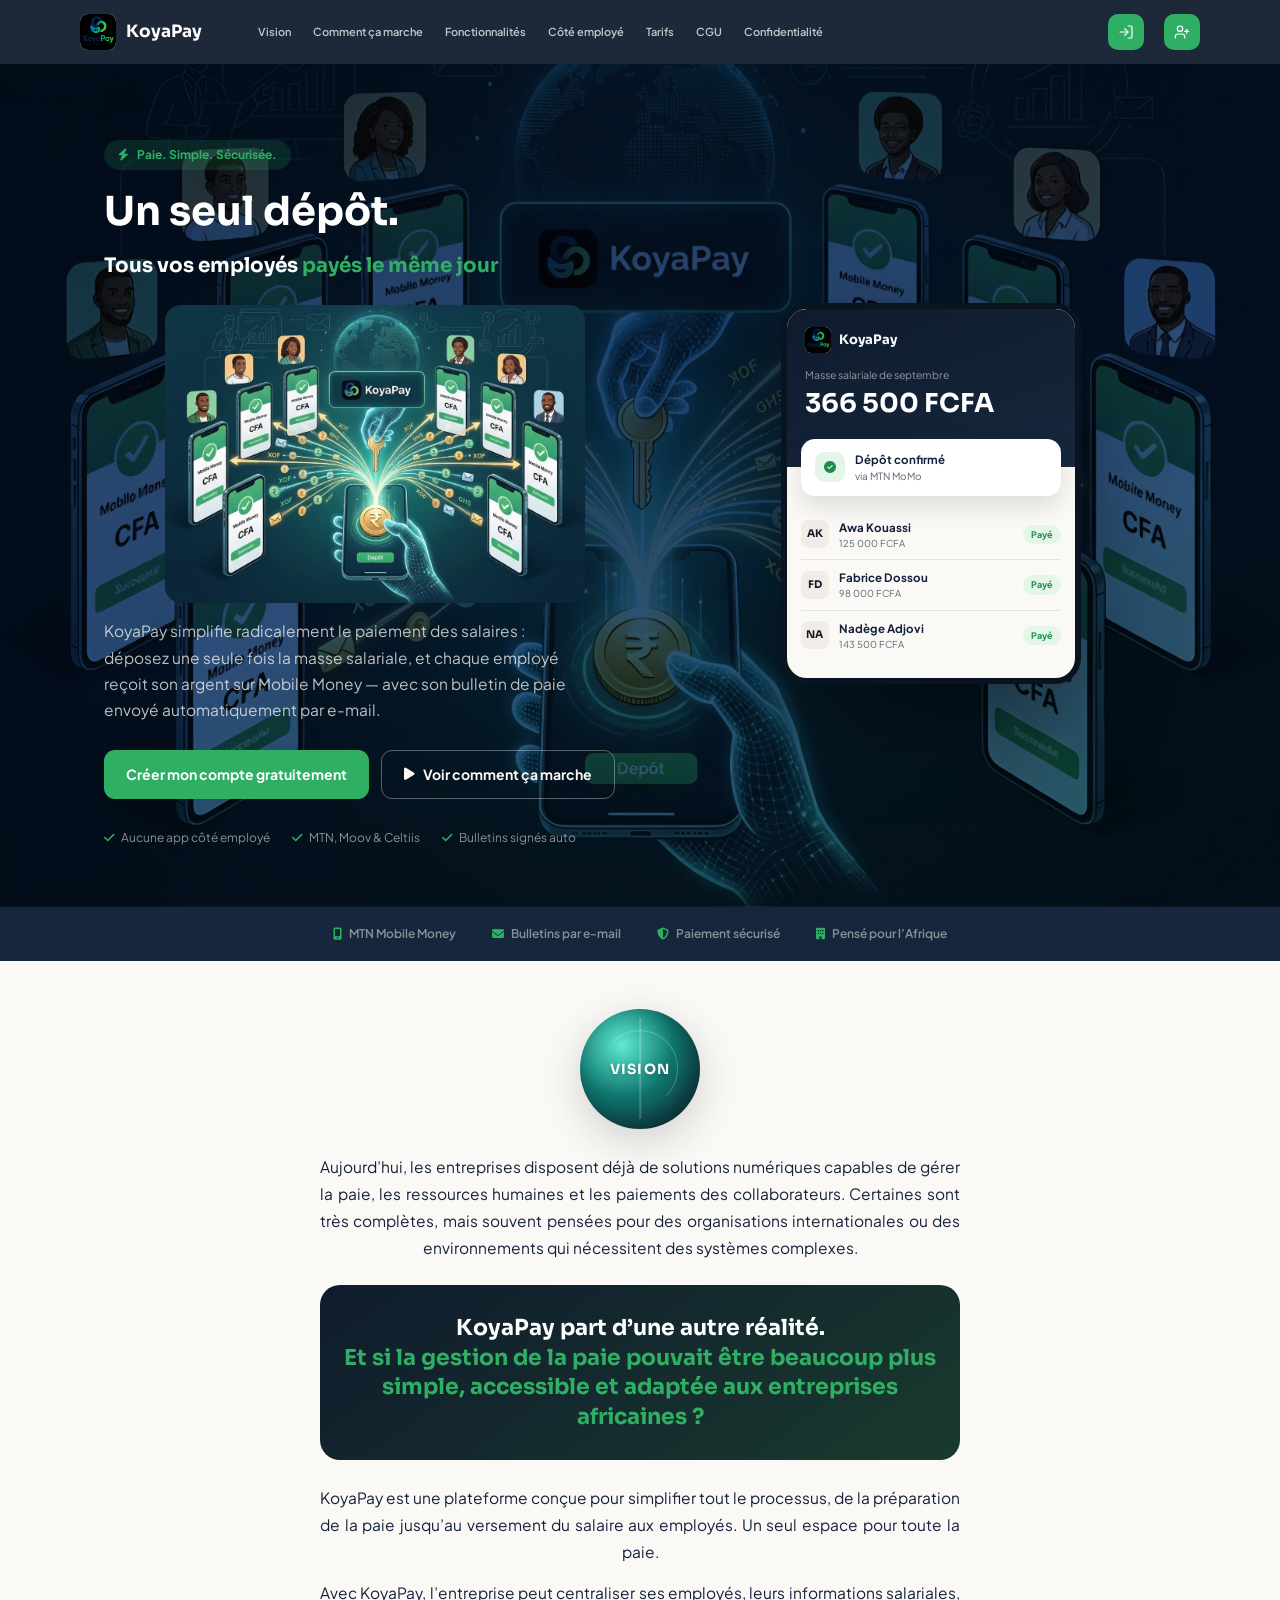
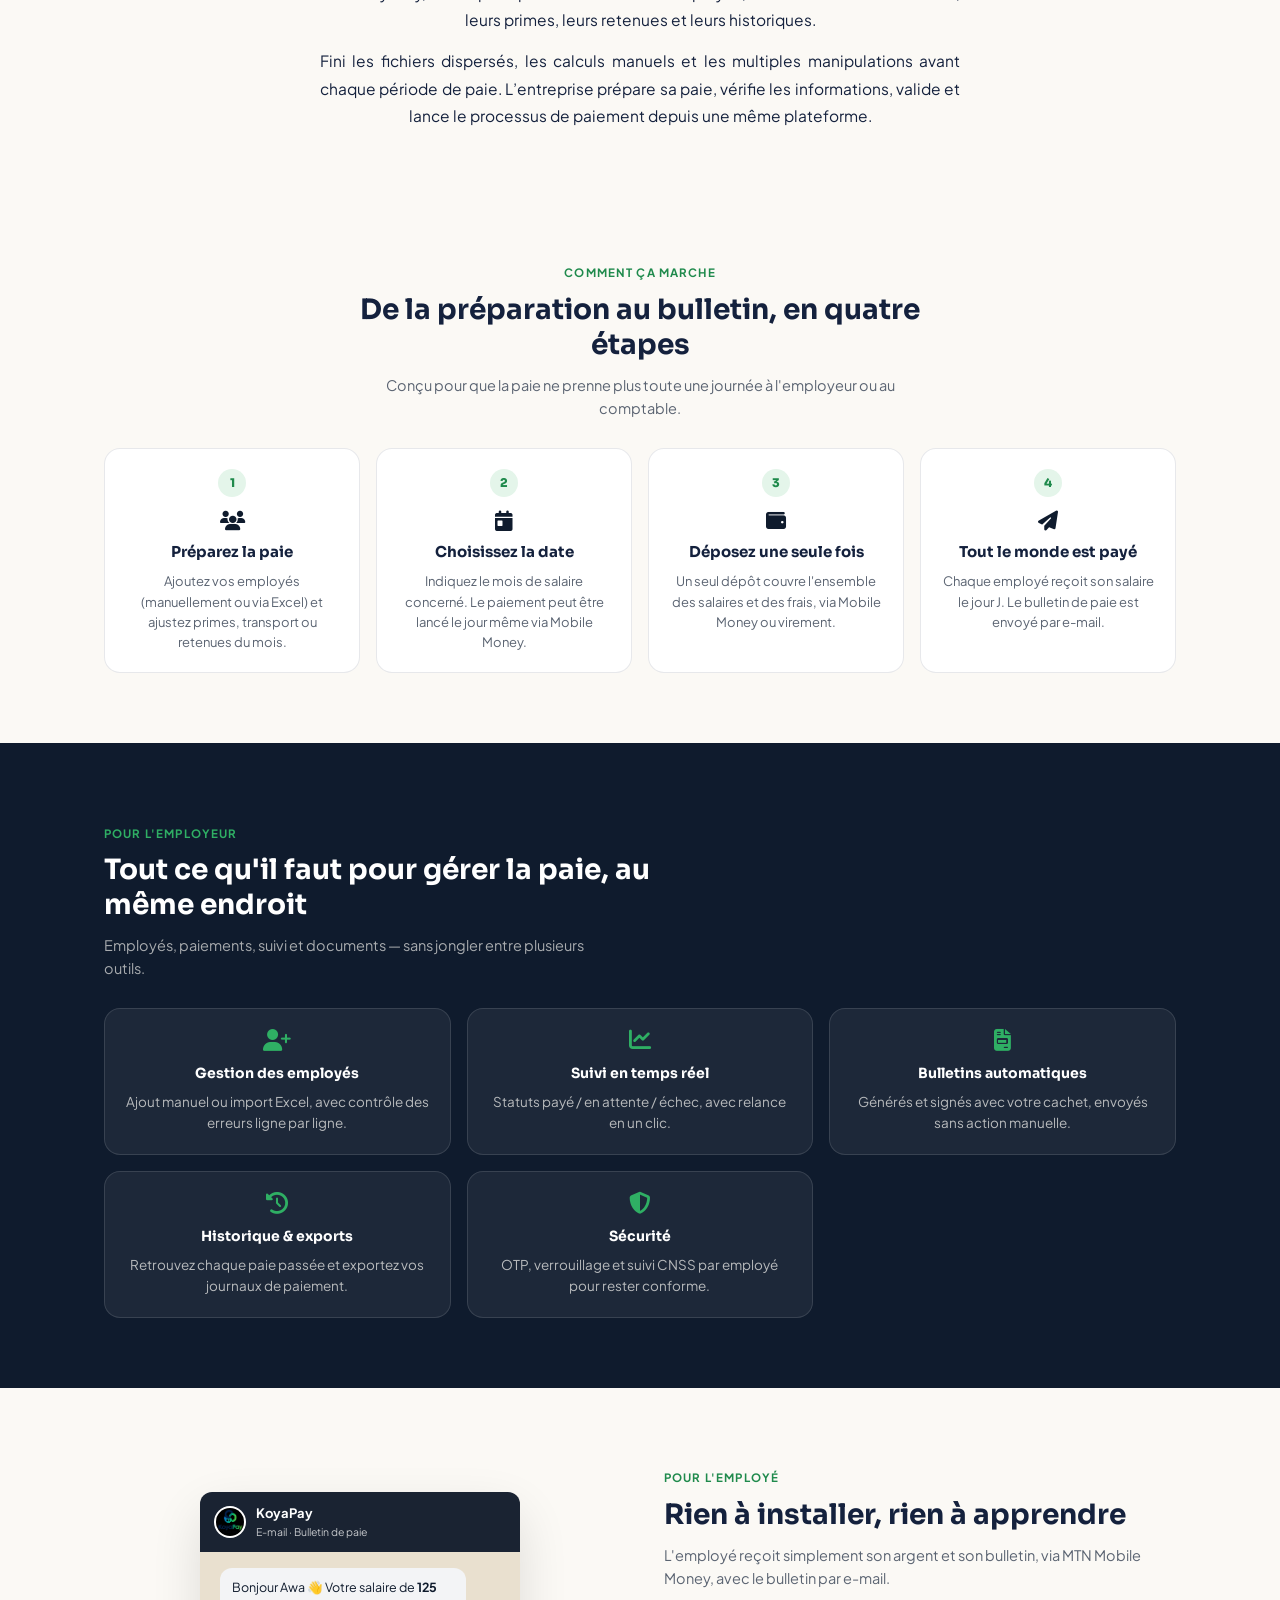
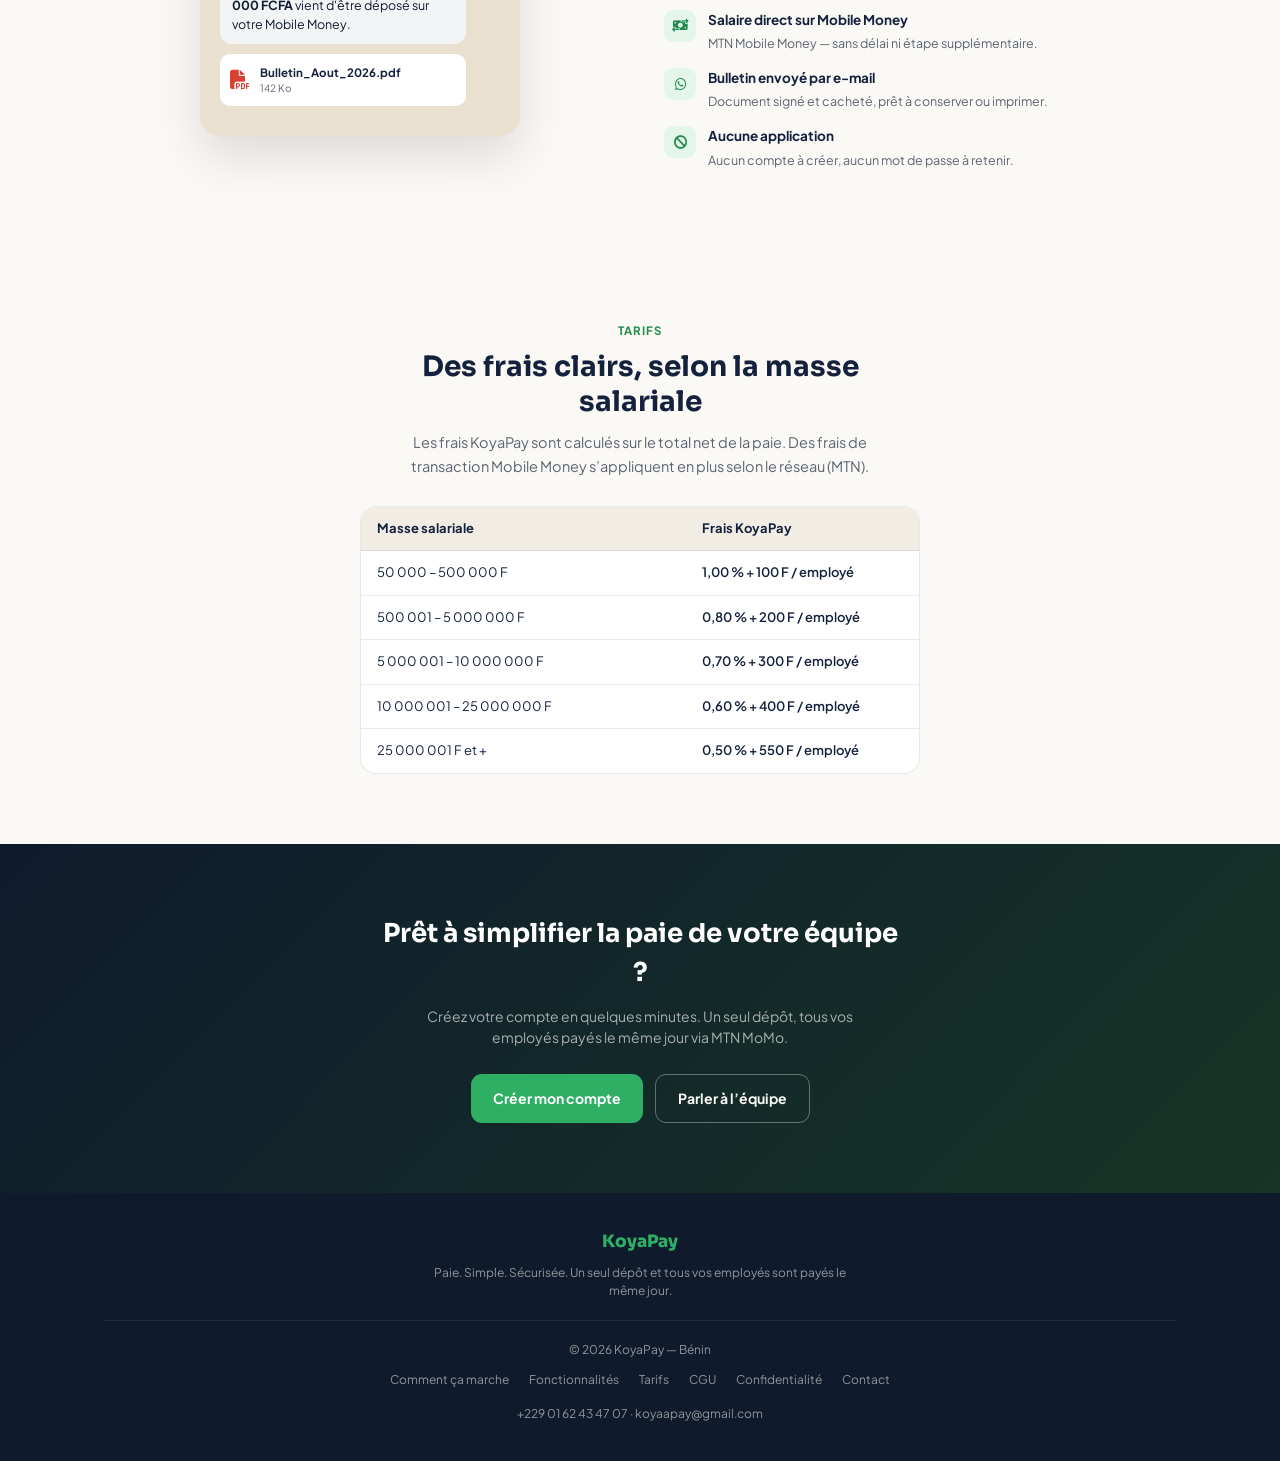
<file: index.html>
<!DOCTYPE html>
<html lang="fr">
<head>
<meta charset="UTF-8">
<meta name="viewport" content="width=device-width, initial-scale=1.0">
<title>KoyaPay — Paie. Simple. Sécurisée. | Bénin</title>
<meta name="description" content="Un seul dépôt et tous vos employés sont payés le même jour sur Mobile Money. Bulletins de paie envoyés automatiquement par e-mail. MTN, Moov, Celtiis.">
<meta name="theme-color" content="#0F1B2D">
<meta property="og:title" content="KoyaPay — Paie. Simple. Sécurisée.">
<meta property="og:description" content="Un seul dépôt et tous vos employés sont payés le même jour. Bulletin envoyé automatiquement par e-mail.">
<link rel="preconnect" href="https://fonts.googleapis.com">
<link rel="preconnect" href="https://fonts.gstatic.com" crossorigin>
<link href="https://fonts.googleapis.com/css2?family=Plus+Jakarta+Sans:wght@400;500;600;700;800&family=Sora:wght@500;600;700;800&display=swap" rel="stylesheet">
<link rel="stylesheet" href="https://cdnjs.cloudflare.com/ajax/libs/font-awesome/6.5.1/css/all.min.css">
<link rel="stylesheet" href="style.css">
</head>
<body>
<header>
  <div class="wrap nav-row">
    <a href="#" class="nav-brand"><img src="[data-uri]" alt="KoyaPay" class="logo-img"><span>KoyaPay</span></a>
    <nav class="nav-links">
      <a href="#vision">Vision</a>
      <a href="#comment">Comment ça marche</a>
      <a href="#fonctionnalites">Fonctionnalités</a>
      <a href="#employes">Côté employé</a>
      <a href="#tarifs">Tarifs</a>
        <a href="https://koyapayapp.vercel.app/cgu">CGU</a>
        <a href="https://koyapayapp.vercel.app/confidentialite">Confidentialité</a>
    </nav>
        <div class="nav-actions">
      <a href="https://koyapayapp.vercel.app/login" class="nav-icon-link" title="Se connecter">
        <svg class="nav-svg" width="16" height="16" viewBox="0 0 24 24" fill="none" stroke="currentColor" stroke-width="1.8" stroke-linecap="round" stroke-linejoin="round" aria-hidden="true">
          <path d="M15 3h4a2 2 0 0 1 2 2v14a2 2 0 0 1-2 2h-4"/>
          <polyline points="10 17 15 12 10 7"/>
          <line x1="15" y1="12" x2="3" y2="12"/>
        </svg>
        <span class="nav-icon-label">Se connecter</span>
      </a>
      <a href="https://koyapayapp.vercel.app/register" class="nav-icon-link" title="Créer un compte">
        <svg class="nav-svg" width="16" height="16" viewBox="0 0 24 24" fill="none" stroke="currentColor" stroke-width="1.8" stroke-linecap="round" stroke-linejoin="round" aria-hidden="true">
          <path d="M16 21v-2a4 4 0 0 0-4-4H6a4 4 0 0 0-4 4v2"/>
          <circle cx="9" cy="7" r="4"/>
          <line x1="19" y1="8" x2="19" y2="14"/>
          <line x1="22" y1="11" x2="16" y2="11"/>
        </svg>
        <span class="nav-icon-label">Créer un compte</span>
      </a>
    </div>
    <button class="burger" id="burgerBtn" aria-label="Menu"><i class="fa-solid fa-bars"></i></button>
  </div>
    <div class="mobile-nav" id="mobileNav">
    <a href="#vision" onclick="closeMobile()">Vision</a>
    <a href="#comment" onclick="closeMobile()">Comment ça marche</a>
    <a href="#fonctionnalites" onclick="closeMobile()">Fonctionnalités</a>
    <a href="#employes" onclick="closeMobile()">Côté employé</a>
    <a href="#tarifs" onclick="closeMobile()">Tarifs</a>
    <a href="https://koyapayapp.vercel.app/cgu" onclick="closeMobile()">CGU</a>
    <a href="https://koyapayapp.vercel.app/confidentialite" onclick="closeMobile()">Confidentialité</a>
    <a href="https://koyapayapp.vercel.app/login" onclick="closeMobile()" class="mobile-icon-link">→ Se connecter</a>
    <a href="https://koyapayapp.vercel.app/register" onclick="closeMobile()" class="mobile-icon-link">+ Créer un compte</a>
  </div>
</header>

<section class="hero">
  <div class="wrap">
    <div class="hero-grid">
      <div>
        <div class="hero-eyebrow"><i class="fa-solid fa-bolt"></i> Paie. Simple. Sécurisée.</div>
        <h1>Un seul dépôt.</h1>
        <h2>Tous vos employés <span>payés le même jour</span></h2>
        <img src="photoh.jpg" alt="KoyaPay" class="hero-photo"/>
        <p class="lead">KoyaPay simplifie radicalement le paiement des salaires : déposez une seule fois la masse salariale, et chaque employé reçoit son argent sur Mobile Money — avec son bulletin de paie envoyé automatiquement par e-mail.</p>
        <div class="hero-actions">
          <a href="https://koyapayapp.vercel.app/register" class="btn btn-primary">Créer mon compte gratuitement</a>
          <a href="#comment" class="btn btn-outline"><i class="fa-solid fa-play"></i> Voir comment ça marche</a>
        </div>
        <div class="hero-trust">
          <span><i class="fa-solid fa-check"></i> Aucune app côté employé</span>
          <span><i class="fa-solid fa-check"></i> MTN, Moov &amp; Celtiis</span>
          <span><i class="fa-solid fa-check"></i> Bulletins signés auto</span>
        </div>
      </div>
      <div>
        <div class="phone-mock">
          <div class="pm-top">
            <div class="pm-logo"><img src="[data-uri]" alt="" class="logo-img sm"><span>KoyaPay</span></div>
            <div class="pm-label">Masse salariale de septembre</div>
            <div class="pm-amount">366 500 FCFA</div>
          </div>
          <div class="pm-card"><i class="fa-solid fa-circle-check"></i><div><div class="n">Dépôt confirmé</div><div class="s">via MTN MoMo</div></div></div>
          <div class="pm-list">
            <div class="pm-row"><div class="av">AK</div><div class="info"><div class="n">Awa Kouassi</div><div class="s">125 000 FCFA</div></div><span class="pm-badge">Payé</span></div>
            <div class="pm-row"><div class="av">FD</div><div class="info"><div class="n">Fabrice Dossou</div><div class="s">98 000 FCFA</div></div><span class="pm-badge">Payé</span></div>
            <div class="pm-row"><div class="av">NA</div><div class="info"><div class="n">Nadège Adjovi</div><div class="s">143 500 FCFA</div></div><span class="pm-badge">Payé</span></div>
          </div>
        </div>
      </div>
    </div>
  </div>
</section>

<div class="strip">
  <div class="wrap strip-row">
    <span><i class="fa-solid fa-mobile-screen-button"></i> MTN Mobile Money</span>
    <span><i class="fa-solid fa-envelope"></i> Bulletins par e-mail</span>
    <span><i class="fa-solid fa-shield-halved"></i> Paiement sécurisé</span>
    <span><i class="fa-solid fa-building"></i> Pensé pour l’Afrique</span>
  </div>
</div>


<section class="vision anime-scroll" id="vision">
  <div class="wrap">
    <div class="vision-inner">
      <div class="vision-globe">
        <span class="vision-label">Vision</span>
      </div>
      <p class="v-block" data-v="1">Aujourd’hui, les entreprises disposent déjà de solutions numériques capables de gérer la paie, les ressources humaines et les paiements des collaborateurs. Certaines sont très complètes, mais souvent pensées pour des organisations internationales ou des environnements qui nécessitent des systèmes complexes.</p>
      <div class="vision-banner reveal">
        <h3>KoyaPay part d’une autre réalité.<br><span>Et si la gestion de la paie pouvait être beaucoup plus simple, accessible et adaptée aux entreprises africaines ?</span></h3>
      </div>
      <p class="v-block" data-v="2">KoyaPay est une plateforme conçue pour simplifier tout le processus, de la préparation de la paie jusqu’au versement du salaire aux employés. Un seul espace pour toute la paie.</p>
      <p class="v-block" data-v="3">Avec KoyaPay, l’entreprise peut centraliser ses employés, leurs informations salariales, leurs primes, leurs retenues et leurs historiques.</p>
      <p class="v-block" data-v="4">Fini les fichiers dispersés, les calculs manuels et les multiples manipulations avant chaque période de paie. L’entreprise prépare sa paie, vérifie les informations, valide et lance le processus de paiement depuis une même plateforme.</p>
    </div>
  </div>
</section>

<section id="comment" class="anime-scroll">
  <div class="wrap">
    <p class="eyebrow">Comment ça marche</p>
    <h2 class="section-title">De la préparation au bulletin, en quatre étapes</h2>
    <p class="section-sub">Conçu pour que la paie ne prenne plus toute une journée à l'employeur ou au comptable.</p>
    <div class="steps">
      <div class="step-card anime-scroll"><div class="step-num">1</div><i class="fa-solid fa-users big"></i><h3>Préparez la paie</h3><p>Ajoutez vos employés (manuellement ou via Excel) et ajustez primes, transport ou retenues du mois.</p></div>
      <div class="step-card anime-scroll"><div class="step-num">2</div><i class="fa-solid fa-calendar-day big"></i><h3>Choisissez la date</h3><p>Indiquez le mois de salaire concerné. Le paiement peut être lancé le jour même via Mobile Money.</p></div>
      <div class="step-card anime-scroll"><div class="step-num">3</div><i class="fa-solid fa-wallet big"></i><h3>Déposez une seule fois</h3><p>Un seul dépôt couvre l'ensemble des salaires et des frais, via Mobile Money ou virement.</p></div>
      <div class="step-card anime-scroll"><div class="step-num">4</div><i class="fa-solid fa-paper-plane big"></i><h3>Tout le monde est payé</h3><p>Chaque employé reçoit son salaire le jour J. Le bulletin de paie est envoyé par e-mail.</p></div>
    </div>
  </div>
</section>

<section class="features-band anime-scroll" id="fonctionnalites">
  <div class="wrap">
    <p class="eyebrow">Pour l'employeur</p>
    <h2 class="section-title">Tout ce qu'il faut pour gérer la paie, au même endroit</h2>
    <p class="section-sub">Employés, paiements, suivi et documents — sans jongler entre plusieurs outils.</p>
    <div class="feat-grid">
      <div class="feat-card anime-scroll"><i class="fa-solid fa-user-plus"></i><h3>Gestion des employés</h3><p>Ajout manuel ou import Excel, avec contrôle des erreurs ligne par ligne.</p></div>
      <div class="feat-card anime-scroll"><i class="fa-solid fa-chart-line"></i><h3>Suivi en temps réel</h3><p>Statuts payé / en attente / échec, avec relance en un clic.</p></div>
      <div class="feat-card anime-scroll"><i class="fa-solid fa-file-invoice"></i><h3>Bulletins automatiques</h3><p>Générés et signés avec votre cachet, envoyés sans action manuelle.</p></div>
      <div class="feat-card anime-scroll"><i class="fa-solid fa-clock-rotate-left"></i><h3>Historique &amp; exports</h3><p>Retrouvez chaque paie passée et exportez vos journaux de paiement.</p></div>
      <div class="feat-card anime-scroll"><i class="fa-solid fa-shield-halved"></i><h3>Sécurité</h3><p>OTP, verrouillage et suivi CNSS par employé pour rester conforme.</p></div>
      
    </div>
  </div>
</section>

<section class="employee-section anime-scroll" id="employes">
  <div class="wrap">
    <div class="reveal">
      <div class="wa-mock email-mock">
        <div class="wh"><img src="[data-uri]" alt="" class="logo-img lg" style="background:#fff;border-radius:50%;padding:2px;"><div><div class="n">KoyaPay</div><div class="s">E-mail · Bulletin de paie</div></div></div>
        <div class="wa-body2">
          <div class="wa-bubble">Bonjour Awa 👋 Votre salaire de <strong>125 000 FCFA</strong> vient d'être déposé sur votre Mobile Money.</div>
          <div class="wa-doc"><i class="fa-solid fa-file-pdf"></i><div><div class="n">Bulletin_Aout_2026.pdf</div><div class="s">142 Ko</div></div></div>
        </div>
      </div>
    </div>
    <div class="reveal">
      <p class="eyebrow">Pour l'employé</p>
      <h2 class="section-title">Rien à installer, rien à apprendre</h2>
      <p class="section-sub">L'employé reçoit simplement son argent et son bulletin, via MTN Mobile Money, avec le bulletin par e-mail.</p>
      <div class="emp-points">
        <div class="emp-point"><i class="fa-solid fa-money-bill-transfer"></i><div><b>Salaire direct sur Mobile Money</b><span>MTN Mobile Money — sans délai ni étape supplémentaire.</span></div></div>
        <div class="emp-point"><i class="fa-brands fa-whatsapp"></i><div><b>Bulletin envoyé par e-mail</b><span>Document signé et cacheté, prêt à conserver ou imprimer.</span></div></div>
        <div class="emp-point"><i class="fa-solid fa-ban"></i><div><b>Aucune application</b><span>Aucun compte à créer, aucun mot de passe à retenir.</span></div></div>
      </div>
    </div>
  </div>
</section>

<section id="tarifs" class="anime-scroll">
  <div class="wrap" style="text-align:center;">
    <p class="eyebrow" style="margin-left:auto;margin-right:auto;">Tarifs</p>
    <h2 class="section-title" style="margin-left:auto;margin-right:auto;">Des frais clairs, selon la masse salariale</h2>
    <p class="section-sub" style="margin-left:auto;margin-right:auto;">Les frais KoyaPay sont calculés sur le total net de la paie. Des frais de transaction Mobile Money s’appliquent en plus selon le réseau (MTN).</p>
    <div style="max-width:560px;margin:28px auto 0;text-align:left;background:#fff;border:1px solid var(--line);border-radius:16px;overflow:hidden;">
      <div style="display:grid;grid-template-columns:1.4fr 1fr;gap:0;font-size:13px;">
        <div style="padding:12px 16px;font-weight:700;background:var(--paper-2);border-bottom:1px solid var(--line);">Masse salariale</div>
        <div style="padding:12px 16px;font-weight:700;background:var(--paper-2);border-bottom:1px solid var(--line);">Frais KoyaPay</div>
        <div style="padding:12px 16px;border-bottom:1px solid var(--line);">50 000 – 500 000 F</div>
        <div style="padding:12px 16px;border-bottom:1px solid var(--line);font-weight:600;">1,00 % + 100 F / employé</div>
        <div style="padding:12px 16px;border-bottom:1px solid var(--line);">500 001 – 5 000 000 F</div>
        <div style="padding:12px 16px;border-bottom:1px solid var(--line);font-weight:600;">0,80 % + 200 F / employé</div>
        <div style="padding:12px 16px;border-bottom:1px solid var(--line);">5 000 001 – 10 000 000 F</div>
        <div style="padding:12px 16px;border-bottom:1px solid var(--line);font-weight:600;">0,70 % + 300 F / employé</div>
        <div style="padding:12px 16px;border-bottom:1px solid var(--line);">10 000 001 – 25 000 000 F</div>
        <div style="padding:12px 16px;border-bottom:1px solid var(--line);font-weight:600;">0,60 % + 400 F / employé</div>
        <div style="padding:12px 16px;">25 000 001 F et +</div>
        <div style="padding:12px 16px;font-weight:600;">0,50 % + 550 F / employé</div>
      </div>
    </div>
    
  </div>
</section>

<section class="cta-band anime-scroll" id="cta">
  <div class="wrap">
    <h2>Prêt à simplifier la paie de votre équipe ?</h2>
    <p>Créez votre compte en quelques minutes. Un seul dépôt, tous vos employés payés le même jour via MTN MoMo.</p>
    <div class="cta-actions">
      <a href="https://koyapayapp.vercel.app/register" class="btn btn-primary">Créer mon compte</a>
      <a href="#" class="btn btn-outline" onclick="openModal(event)">Parler à l’équipe</a>
    </div>
  </div>
</section>

<footer class="anime-scroll">
  <div class="wrap">
    <div style="text-align:center;margin-bottom:18px;">
      <div class="nav-brand" style="justify-content:center;display:inline-flex;color:#fff;">
        <span style="font-weight:800;color:var(--green);">KoyaPay</span>
      </div>
      <p style="max-width:420px;margin:10px auto 0;text-align:center;">Paie. Simple. Sécurisée. Un seul dépôt et tous vos employés sont payés le même jour.</p>
    </div>
    <div class="foot-row">
      <span>© 2026 KoyaPay — Bénin</span>
      <div class="foot-links">
        <a href="#comment">Comment ça marche</a>
        <a href="#fonctionnalites">Fonctionnalités</a>
        <a href="#tarifs">Tarifs</a>
        <a href="https://koyapayapp.vercel.app/cgu">CGU</a>
        <a href="https://koyapayapp.vercel.app/confidentialite">Confidentialité</a>
        <a href="#" onclick="openModal(event)">Contact</a>
      </div>
    </div>
    <p style="text-align:center;margin-top:16px;font-size:12px;">
      <a href="tel:+2290162434707">+229 01 62 43 47 07</a>
      ·
      <a href="mailto:koyaapay@gmail.com">koyaapay@gmail.com</a>
    </p>
  </div>
</footer>

<div class="modal-overlay" id="contactModal" onclick="if(event.target===this)closeModal()">
  <div class="modal-box">
    <button type="button" class="modal-close" onclick="closeModal()" aria-label="Fermer">✕</button>
    <h3>Parler à l’équipe</h3>
    <p class="modal-sub">Laissez vos coordonnées. On vous recontacte sous 24 h pour une démo ou pour créer votre compte.</p>
    <form id="demoForm" action="https://formspree.io/f/YOUR_FORM_ID" method="POST">
      <div class="form-row" style="display:grid;gap:10px;">
        <input name="name" required placeholder="Votre nom" style="width:100%;padding:12px;border:1px solid var(--line);border-radius:10px;">
        <input name="email" type="email" required placeholder="E-mail" style="width:100%;padding:12px;border:1px solid var(--line);border-radius:10px;">
        <input name="phone" placeholder="Téléphone" style="width:100%;padding:12px;border:1px solid var(--line);border-radius:10px;">
        <textarea name="message" rows="3" placeholder="Message (optionnel)" style="width:100%;padding:12px;border:1px solid var(--line);border-radius:10px;"></textarea>
        <button type="submit" class="btn btn-primary" style="width:100%;">Envoyer</button>
      </div>
    </form>
    <p style="margin-top:14px;font-size:12.5px;color:var(--ink-soft);line-height:1.5;">
      <i class="fa-solid fa-phone"></i> <a href="tel:+2290162434707">+229 01 62 43 47 07</a><br>
      <i class="fa-brands fa-whatsapp"></i> <a href="https://wa.me/2290162434707" target="_blank" rel="noopener">WhatsApp</a><br>
      <i class="fa-solid fa-envelope"></i> <a href="mailto:koyaapay@gmail.com">koyaapay@gmail.com</a>
    </p>
  </div>
</div>



<script src="script.js"></script>


</body>
</html>
</file>
<file: style.css>
:root{--navy:#0F1B2D;--navy-2:#16273D;--paper:#FBF9F5;--paper-2:#F1EDE4;--ink:#14213D;--ink-soft:#5B6472;--green:#2FAF64;--green-deep:#1F8A4C;--green-bg:#E4F5EA;--line:rgba(20,33,61,0.1);}
  *{box-sizing:border-box;}
  html{scroll-behavior:smooth;}
  body{margin:0;font-family:'Plus Jakarta Sans',sans-serif;color:var(--ink);background:var(--paper);line-height:1.5;}
  img{max-width:100%;display:block;}
  .wrap{max-width:1120px;margin:0 auto;padding:0 24px;}
  h1,h2,h3{font-family:'Sora',sans-serif;margin:0;}
  a{text-decoration:none;color:inherit;}
  .btn{display:inline-flex;align-items:center;justify-content:center;gap:8px;border:none;border-radius:11px;padding:13px 22px;font-family:'Plus Jakarta Sans',sans-serif;font-size:14px;font-weight:700;cursor:pointer;transition:background .15s,border-color .15s,color .15s,transform .1s;}
  .btn:active{transform:scale(0.98);}
  .btn-primary{background:var(--green);color:#fff;}
  .btn-primary:hover{background:var(--green-deep);}
  .btn-outline{background:transparent;color:var(--paper);border:1.5px solid rgba(251,249,245,0.35);}
  .btn-outline:hover{border-color:var(--green);color:var(--green);}
  section{padding:70px 0;}
  .eyebrow{font-size:11.5px;text-transform:uppercase;letter-spacing:0.1em;color:var(--green-deep);font-weight:700;margin-bottom:10px;}
  .section-title{font-size:28px;font-weight:700;line-height:1.25;max-width:560px;}
  .section-sub{font-size:14.5px;color:var(--ink-soft);max-width:520px;margin-top:12px;line-height:1.6;}
  .logo-img{width:36px;height:36px;object-fit:contain;border-radius:8px;flex-shrink:0;background:#fff;}
  .logo-img.sm{width:26px;height:26px;border-radius:6px;}
  .logo-img.lg{width:32px;height:32px;}
  header{position:sticky;top:0;z-index:30;background:rgba(15,27,45,0.94);backdrop-filter:blur(10px);-webkit-backdrop-filter:blur(10px);}
  .nav-row{display:flex;align-items:center;justify-content:space-between;padding:14px 0;gap:16px;}
  .nav-brand{display:flex;align-items:center;gap:10px;}
  .nav-brand span{font-family:'Sora',sans-serif;font-weight:700;font-size:17px;color:#fff;}
  .nav-links{display:flex;gap:22px;margin-left:40px;flex:1;}
  .nav-links a{color:rgba(251,249,245,0.75);font-size:12.5px;font-weight:600;}
  .nav-links a:hover{color:#fff;}
  .nav-actions{display:flex;gap:10px;align-items:center;}
  .nav-actions .btn{padding:10px 18px;font-size:13px;}
  .nav-login{color:rgba(251,249,245,0.85);font-size:12.5px;font-weight:700;}
  .nav-login:hover{color:var(--green);}
  .burger{display:none;background:none;border:none;color:#fff;font-size:20px;cursor:pointer;padding:6px;}
  .mobile-nav{display:none;background:var(--navy-2);padding:12px 24px 20px;flex-direction:column;gap:4px;}
  .mobile-nav.open{display:flex;}
  .mobile-nav a{color:rgba(251,249,245,0.85);font-size:14px;font-weight:600;padding:12px 0;border-bottom:1px solid rgba(255,255,255,0.06);}
  .mobile-nav a:last-child{border-bottom:none;}
  .mobile-nav .btn{margin-top:10px;width:100%;}
  .hero{background-image:url('photoh.jpg'),linear-gradient(165deg,var(--navy) 0%,var(--navy-2) 55%,#1a3a2e 130%);background-blend-mode:overlay;background-size:cover;background-position:center bottom;background-repeat:no-repeat;color:#fff;padding:76px 0 60px;overflow:hidden;}
  .hero-grid{display:grid;grid-template-columns:1.05fr 0.95fr;gap:40px;align-items:center;}
  .hero-eyebrow{display:inline-flex;align-items:center;gap:8px;background:rgba(47,175,100,0.16);color:var(--green);border-radius:20px;padding:6px 14px;font-size:12px;font-weight:700;margin-bottom:18px;}
  .hero h1{font-size:40px;line-height:1.18;margin-bottom:16px;}
  .hero h2{font-size:20px;line-height:1.5;margin-bottom:16px;}
  .hero h2 span{color:var(--green);}
  .hero p.lead{font-size:15.5px;color:rgba(251,249,245,0.75);line-height:1.7;max-width:480px;margin-bottom:26px;}
  .hero-actions{display:flex;gap:12px;flex-wrap:wrap;margin-bottom:30px;}
  .hero-trust{display:flex;gap:22px;font-size:12px;color:rgba(251,249,245,0.55);flex-wrap:wrap;}
  .hero-trust span{display:flex;align-items:center;gap:6px;}
  .hero-trust i{color:var(--green);}
  .hero-photo{display:block;width:100%;max-width:420px;margin:24px auto 0;border-radius:16px;object-fit:cover;}
  .phone-mock{background:var(--paper);border-radius:26px;padding:0;box-shadow:0 40px 90px rgba(0,0,0,0.4);overflow:hidden;margin:0 auto;max-width:300px;border:6px solid #0a1420;}
  .phone-mock .pm-top{background:linear-gradient(160deg,var(--navy),var(--navy-2));color:#fff;padding:18px 18px 44px;position:relative;}
  .phone-mock .pm-top .pm-logo{display:flex;align-items:center;gap:8px;margin-bottom:14px;}
  .phone-mock .pm-top .pm-logo span{font-family:'Sora',sans-serif;font-weight:700;font-size:13px;}
  .phone-mock .pm-top .pm-label{font-size:10.5px;color:rgba(251,249,245,0.55);}
  .phone-mock .pm-top .pm-amount{font-family:'Sora',sans-serif;font-size:26px;font-weight:700;margin-top:2px;}
  .pm-card{background:#fff;margin:-28px 14px 14px;border-radius:14px;padding:12px 14px;box-shadow:0 10px 24px rgba(0,0,0,0.12);display:flex;align-items:center;gap:10px;position:relative;}
  .pm-card i{width:30px;height:30px;border-radius:9px;background:var(--green-bg);color:var(--green-deep);display:flex;align-items:center;justify-content:center;font-size:12px;}
  .pm-card .n{font-size:11.5px;font-weight:700;color:var(--ink);}
  .pm-card .s{font-size:10px;color:var(--ink-soft);}
  .pm-list{padding:0 14px 18px;}
  .pm-row{display:flex;align-items:center;gap:10px;padding:9px 0;border-bottom:1px solid var(--line);}
  .pm-row:last-child{border-bottom:none;}
  .pm-row .av{width:28px;height:28px;border-radius:8px;background:var(--paper-2);display:flex;align-items:center;justify-content:center;font-family:'Sora',sans-serif;font-weight:700;font-size:10.5px;color:var(--navy);}
  .pm-row .info{flex:1;}
  .pm-row .info .n{font-size:11.5px;font-weight:700;color:var(--ink);}
  .pm-row .info .s{font-size:9.5px;color:var(--ink-soft);}
  .pm-badge{font-size:9px;font-weight:700;background:var(--green-bg);color:var(--green-deep);padding:3px 8px;border-radius:10px;}
  .strip{background:var(--navy-2);padding:18px 0;}
  .strip-row{display:flex;justify-content:center;gap:36px;flex-wrap:wrap;color:rgba(251,249,245,0.5);font-size:12px;font-weight:600;}
  .strip-row span{display:flex;align-items:center;gap:7px;}
  .strip-row i{color:var(--green);}
  .steps{display:grid;grid-template-columns:repeat(4,1fr);gap:16px;margin-top:40px;}
  .step-card{background:#fff;border:1px solid var(--line);border-radius:16px;padding:22px 18px;text-align:center;}
  .step-num{font-family:'Sora',sans-serif;font-size:12px;font-weight:800;color:var(--green-deep);background:var(--green-bg);width:26px;height:26px;border-radius:8px;display:flex;align-items:center;justify-content:center;margin:0 auto 14px;}
  .step-card i.big{font-size:20px;color:var(--navy);margin:0 auto 10px;display:block;width:fit-content;}
  .step-card h3{font-size:14.5px;margin-bottom:6px;}
  .step-card p{font-size:12.5px;color:var(--ink-soft);line-height:1.6;margin:0;}
  .features-band{background:var(--navy);color:#fff;}
  .features-band .eyebrow{color:var(--green);}
  .features-band .section-sub{color:rgba(251,249,245,0.65);}
  .feat-grid{display:grid;grid-template-columns:repeat(3,1fr);gap:16px;margin-top:36px;}
  .feat-card{background:rgba(255,255,255,0.05);border:1px solid rgba(255,255,255,0.08);border-radius:16px;padding:20px;text-align:center;}
  .feat-card i{font-size:18px;color:var(--green);margin:0 auto 12px;display:block;width:fit-content;}
  .feat-card h3{font-size:14px;margin-bottom:6px;}
  .feat-card p{font-size:12.5px;color:rgba(251,249,245,0.6);line-height:1.6;margin:0;}
  .employee-section .wrap{display:grid;grid-template-columns:1fr 1fr;gap:48px;align-items:center;}
  .wa-mock{background:#E9E0CF;border-radius:20px;padding:16px;box-shadow:0 20px 50px rgba(0,0,0,0.12);max-width:320px;margin:0 auto;}
  .wa-mock .wh{background:#128C3E;color:#fff;border-radius:12px 12px 0 0;padding:12px 14px;display:flex;align-items:center;gap:10px;margin:-16px -16px 0;}
  .wa-mock .wh .n{font-size:13px;font-weight:700;}
  .wa-mock .wh .s{font-size:10.5px;color:rgba(255,255,255,0.75);}
  .wa-body2{padding:16px 4px 4px;}
  .wa-bubble{background:#DCF3D1;border-radius:10px 10px 10px 2px;padding:10px 12px;font-size:12.5px;line-height:1.5;margin-bottom:10px;max-width:88%;color:var(--ink);}
  .wa-doc{background:#fff;border-radius:10px;padding:10px;display:flex;gap:10px;align-items:center;max-width:88%;margin-bottom:10px;}
  .wa-doc i{font-size:20px;color:#D8412F;}
  .wa-doc .n{font-size:11.5px;font-weight:700;color:var(--ink);}
  .wa-doc .s{font-size:10px;color:var(--ink-soft);}
  .emp-points{margin-top:20px;display:flex;flex-direction:column;gap:14px;}
  .emp-point{display:flex;gap:12px;align-items:flex-start;}
  .emp-point i{width:32px;height:32px;border-radius:9px;background:var(--green-bg);color:var(--green-deep);display:flex;align-items:center;justify-content:center;font-size:13px;flex-shrink:0;}
  .emp-point b{display:block;font-size:13.5px;}
  .emp-point span{font-size:12.5px;color:var(--ink-soft);line-height:1.5;}
  .pricing-table{background:#fff;border:1px solid var(--line);border-radius:18px;overflow:hidden;margin-top:36px;}
  table{width:100%;border-collapse:collapse;font-size:13.5px;}
  thead th{text-align:left;background:var(--paper-2);font-size:11px;text-transform:uppercase;letter-spacing:0.05em;color:var(--ink-soft);padding:14px 20px;}
  tbody td{padding:16px 20px;border-top:1px solid var(--line);}
  tbody td:first-child{font-weight:700;}
  tbody td:last-child{color:var(--green-deep);font-weight:700;text-align:right;}
  .pricing-examples{display:flex;gap:12px;margin-top:16px;flex-wrap:wrap;}
  .pex{flex:1;min-width:170px;background:var(--paper-2);border-radius:12px;padding:14px 16px;}
  .pex .a{font-family:'Sora',sans-serif;font-weight:700;font-size:15px;}
  .pex .b{font-size:11.5px;color:var(--ink-soft);margin-top:2px;}
  .pex .f{font-size:12px;color:var(--green-deep);font-weight:700;margin-top:6px;}
  .cta-band{background:linear-gradient(135deg,var(--navy) 0%,#163526 100%);color:#fff;text-align:center;padding:70px 0;}
  .cta-band h2{font-size:26px;max-width:520px;margin:0 auto 14px;}
  .cta-band p{font-size:14px;color:rgba(251,249,245,0.65);max-width:440px;margin:0 auto 26px;}
  .cta-actions{display:flex;gap:12px;justify-content:center;flex-wrap:wrap;}
  footer{background:var(--navy);color:rgba(251,249,245,0.55);padding:36px 0 26px;font-size:12px;}
  .foot-brand{display:flex;align-items:center;justify-content:center;gap:8px;color:#fff;font-family:'Sora',sans-serif;font-weight:700;font-size:14px;}
  .foot-row{display:flex;flex-direction:column;align-items:center;gap:12px;border-top:1px solid rgba(255,255,255,0.08);padding-top:20px;margin-top:20px;}
  .foot-links{display:flex;justify-content:center;gap:20px;flex-wrap:wrap;}
  .foot-links a:hover{color:var(--green);}
  .modal-overlay{display:none;position:fixed;inset:0;background:rgba(15,27,45,0.65);align-items:center;justify-content:center;z-index:50;padding:20px;backdrop-filter:blur(4px);}
  .modal-overlay.open{display:flex;}
  .modal-box{background:#fff;border-radius:18px;padding:28px 24px;width:100%;max-width:420px;box-shadow:0 30px 80px rgba(0,0,0,0.3);position:relative;}
  .modal-box h3{font-size:18px;margin-bottom:6px;}
  .modal-box .modal-sub{font-size:13px;color:var(--ink-soft);margin-bottom:18px;line-height:1.5;}
  .modal-close{position:absolute;top:14px;right:14px;width:32px;height:32px;border:none;background:var(--paper-2);border-radius:8px;cursor:pointer;color:var(--ink-soft);font-size:14px;}
  .form-group{margin-bottom:14px;}
  .form-group label{display:block;font-size:12px;font-weight:600;margin-bottom:5px;}
  .form-group input,.form-group select{width:100%;border:1px solid var(--line);background:#fff;border-radius:10px;padding:11px 12px;font-size:14px;font-family:'Plus Jakarta Sans',sans-serif;color:var(--ink);outline:none;}
  .form-group input:focus,.form-group select:focus{border-color:var(--green);box-shadow:0 0 0 3px rgba(47,175,100,0.15);}
  .form-row{display:grid;grid-template-columns:1fr 1fr;gap:12px;}
  .form-success{display:none;text-align:center;padding:20px 10px;}
  .form-success.show{display:block;}
  .form-success i{font-size:42px;color:var(--green);margin-bottom:12px;}
  .form-success h4{font-family:'Sora',sans-serif;font-size:17px;margin-bottom:6px;}
  .form-success p{font-size:13.5px;color:var(--ink-soft);line-height:1.5;}
  .contact-info{margin-top:16px;padding-top:16px;border-top:1px solid var(--line);font-size:12.5px;color:var(--ink-soft);}
  .contact-info p{margin:6px 0;display:flex;align-items:center;gap:8px;}
  .contact-info i{color:var(--green);width:16px;}
  .contact-info a{color:var(--ink);font-weight:600;}
  .contact-info a:hover{color:var(--green);}
  
  .reveal.in{opacity:1;transform:translateY(0);}
  
  /* Vision / projet */
  .vision{background:var(--paper);padding:48px 0 40px;overflow:hidden;}
  .vision-inner{max-width:720px;margin:0 auto;text-align:center;}
  .vision-globe{width:120px;height:120px;margin:0 auto 28px;border-radius:50%;background:radial-gradient(circle at 35% 30%,#5eead4,#0f766e 45%,#0f1b2d 100%);box-shadow:0 12px 40px rgba(15,27,45,0.18),inset -8px -8px 20px rgba(0,0,0,0.25);position:relative;}
  .vision-globe::after{content:"";position:absolute;inset:18%;border:1.5px solid rgba(255,255,255,0.25);border-radius:50%;border-left-color:transparent;border-bottom-color:transparent;}
  .vision-globe::before{content:"";position:absolute;left:50%;top:8%;bottom:8%;width:1.5px;background:rgba(255,255,255,0.2);transform:translateX(-50%);}
  .vision-globe {position: relative;display: flex;justify-content: center;align-items: center;margin: 0 auto 24px;}
  .vision-label {position: absolute;top: 50%;left: 50%;transform: translate(-50%, -50%);font-family: 'Sora', sans-serif;font-size: 14px;font-weight: 700;color: #fff;letter-spacing: 0.08em;text-transform: uppercase;pointer-events: none;text-shadow: 0 1px 4px rgba(0,0,0,0.25);}
  .vision p.v-block{font-size:15.5px;line-height:1.75;color:var(--ink);text-align:justify;text-align-last:center;margin:0 auto 14px;max-width:640px;opacity:1!important;transform:none!important;}
  .vision p.v-block.on{opacity:1;transform:none;}
  .vision-banner{margin:24px auto;padding:28px 22px;border-radius:20px;background:linear-gradient(145deg,var(--navy),#1a3a2e);color:#fff;max-width:640px;opacity:1!important;}
  .vision-banner h3{font-family:Sora,sans-serif;font-size:22px;line-height:1.35;font-weight:700;text-align:center;margin:0;}
  .vision-banner h3 span{color:var(--green);}
  #comment .wrap{text-align:center;}
  #comment .section-title,#comment .section-sub,#comment .eyebrow{margin-left:auto;margin-right:auto;text-align:center;}
  #comment .section-sub{max-width:520px;}

  @media (max-width:900px){.hero-grid{grid-template-columns:1fr;}.hero-grid>div:first-child{text-align:center;}.hero h1{font-size:32px;}.hero p.lead{margin-left:auto;margin-right:auto;}.hero-actions,.hero-trust{justify-content:center;}.employee-section .wrap{grid-template-columns:1fr;}.steps{grid-template-columns:1fr 1fr;}}
  @media (max-width:820px){.nav-links{display:none;}.burger{display:block;}.nav-actions .btn-outline{display:none;}}
  @media (max-width:640px){section{padding:52px 0;}.wrap{padding:0 20px;}.section-title{font-size:23px;}.steps,.feat-grid{gap:14px;}.step-card,.feat-card{padding:18px 16px;}.nav-row{padding:10px 0;}.nav-brand span{font-size:15px;}.nav-actions .btn{padding:8px 14px;font-size:12px;}.form-row{grid-template-columns:1fr;}}
  @media (max-width:560px){.steps{grid-template-columns:1fr;}.feat-grid{grid-template-columns:1fr;}}
  @media (max-width:480px){.wrap{padding:0 16px;}.hero{padding:56px 0 48px;}.hero h1{font-size:28px;}}

  /* Animation : arrive de la gauche */
  .anime-scroll {
    opacity: 0;
    transform: translateX(-40px);
    transition: opacity 0.7s ease, transform 0.7s ease;
  }

.anime-scroll.visible {
    opacity: 1;
    transform: translateX(0);
  }
 /* Sécurité : si le JS ne marche pas, tout redevient visible après 2s */
@keyframes force-show {
  to {
    opacity: 1;
    transform: none;
    }
  }
.anime-scroll {
    animation: force-show 0.01s ease 2s forwards;
  }
  .steps {
    display: grid;
    grid-template-columns: repeat(4, 1fr);
    gap: 16px;
    margin-top: 28px;
    text-align: left;
  }
  .feat-grid {
    display: grid;
    grid-template-columns: repeat(3, 1fr);
    gap: 16px;
    margin-top: 28px;
  }
  .step-card, .feat-card {
    background: #fff;
    border: 1px solid var(--line);
    border-radius: 16px;
    padding: 20px 18px;
  }
  .features-band .feat-card {
    background: rgba(255,255,255,0.06);
    border-color: rgba(255,255,255,0.12);
    color: #fff;
  }
  .features-band .feat-card h3 { color: #fff; margin: 10px 0 8px; }
  .features-band .feat-card p { color: rgba(251,249,245,0.7); font-size: 13.5px; line-height: 1.55; }
  .features-band .feat-card i { color: var(--green); font-size: 22px; }
  .step-card h3 { margin: 10px 0 8px; font-size: 15px; }
  .step-card p { font-size: 13px; color: var(--ink-soft); line-height: 1.55; }
  .step-card .big { font-size: 22px; color: var(--navy); margin-top: 6px; }
  .step-num {
    width: 28px; height: 28px; border-radius: 50%;
    background: var(--green-bg, #e8f8ef); color: var(--green-deep, #1E7A64);
    display: inline-flex; align-items: center; justify-content: center;
    font-size: 12px; font-weight: 800;
  }
  @media (max-width: 900px) {
    .steps { grid-template-columns: 1fr 1fr; }
    .feat-grid { grid-template-columns: 1fr 1fr; }
  }
  @media (max-width: 640px) {
    .steps, .feat-grid { grid-template-columns: 1fr; }
  }
  /* Si pas de JS au bout de 1.2s, tout apparaît quand même */
  html.no-anim .reveal, html.no-anim .v-block {
    opacity: 1 !important;
    transform: none !important;
  }


  .email-mock .wh, .wa-mock .wh {
    background: #1a2332 !important;
  }
  .email-mock .wa-bubble, .wa-mock .wa-bubble {
    background: #f3f4f6 !important;
    color: #0f1b2d !important;
    border-radius: 12px !important;
  }

/* Nav actions icons */
.nav-actions{display:flex;align-items:center;gap:20px;flex-shrink:0;}
.nav-icon-link{display:inline-flex;align-items:center;justify-content:center;width:36px;height:36px;padding:0;background:#2FAF64;color:#fff;border-radius:10px;text-decoration:none;border:none;flex-shrink:0;transition:background .15s;}
.nav-icon-link:hover{background:#1F8A4C;color:#fff;}
.nav-icon-link svg,.nav-icon-link .nav-svg{width:16px!important;height:16px!important;display:block;stroke:#fff;fill:none;}
.nav-icon-link .nav-icon-label{display:none!important;}
.nav-links a{font-size:11px;}
.mobile-icon-link{display:flex;align-items:center;gap:8px;font-size:13px;font-weight:500;color:rgba(251,249,245,.85);}
@media (max-width:820px){
  .nav-links{display:none;}
  .burger{display:block;}
  .nav-actions{display:flex;gap:12px;margin-left:auto;margin-right:4px;}
  .nav-icon-link{width:auto;height:auto;min-width:44px;padding:6px 8px;flex-direction:column;gap:2px;background:transparent;}
  .nav-icon-link .nav-icon-label{display:block!important;font-size:8px;font-weight:500;color:rgba(251,249,245,.55);white-space:nowrap;}
  .nav-icon-link svg,.nav-icon-link .nav-svg{width:15px!important;height:15px!important;stroke:rgba(251,249,245,.9);}
}
</file>
